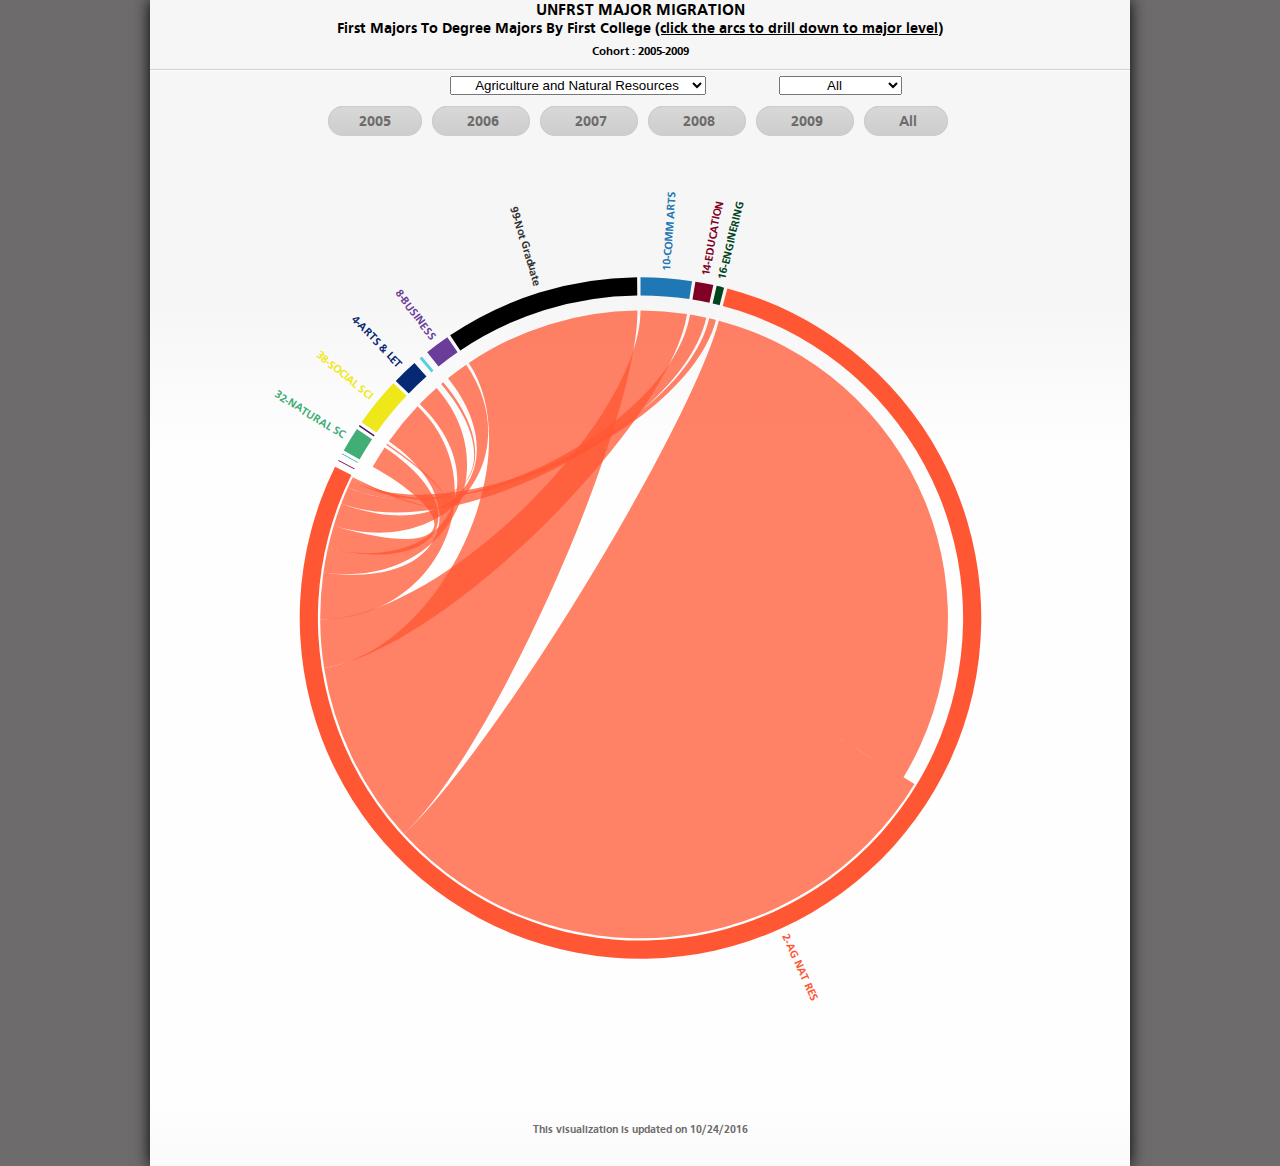
<file: index.html>
<!DOCTYPE html PUBLIC "-//W3C//DTD XHTML 1.0 Transitional//EN" "http://www.w3.org/TR/xhtml1/DTD/xhtml1-transitional.dtd">
    <html xmlns="http://www.w3.org/1999/xhtml">
<head>
  <meta charset=utf-8>
	<title>UNFRST Mjr Move</title>
	<meta name=description content="Undergraduate Major Movers: NSSC first declared major to degree major">
	<meta name=viewport content="width=device-width, initial-scale=1.0">
	<!--[if lt IE 9]><script src=/dashboards/majors/html5shiv-printshiv.js></script><![endif]-->

    <script src="./javascript.js"></script>
    <link rel="stylesheet" href="styles.css"/>
   

</head>
<body>
  
  <div id=container class="container">
   
   	<header role="banner">
        <h1 style="text-align:center">UNFRST Major Migration</h1><h2 style="text-align:center">First Majors To Degree Majors By First College <u>(click the arcs to drill down to major level)</u></h2><h3 style="text-align:center">Cohort : 2005-2009</h3>
		
		<!--<div class="lead-in">
		This visualization shows undergraduate students who changed their major in Fall semesters from 2010 to 2014.
		</div> -->
	<hr>
	</header>	
   
<div id="college">
    
<select id = "opts">

    <option value="data2" >Agriculture and Natural Resources</option> 
    
    <option value="data4" >Arts and Letters</option>
    <option value="data6" >Resdntl Arts and Humanities</option> 
    <option value="data8" >Business</option> 
    <option value="data10" >Communication Arts and Science</option>
    <option value="data14" >Education</option>
    <option value="data16" >Engineering</option>
    <option value="data20" >Human Ecology</option>
    <option value="data24" >James Madison</option>
     <option value="data28" >Lyman Briggs</option>
    <option value="data30" >Music</option>
    <option value="data32" >Natural Science</option>
    <option value="data33" >Nursing</option>
    <option value="data38" >Social Science</option>
    <option value="data43" >Assoc Prov Undergraduate Education</option>
     <option value="data46" >Veterinary Medicine</option>

  <!-- and so on... -->   
  </select>   
      </div>
      


   


 

      
      
      
<!--script>
function setActiveStyleSheet(delay) {
var myElement = document.querySelector("#circle");
myElement.style.opacity = 0.25;
}
</script>
<div onClick="setActiveStyleSheet(80)">test</div
-->


	<div id="message" class="wrap">
		<main role="main">
		<nav role=navigation>
		<div id="timeline"></div>
		</nav>		
		<div id="chart"></div>
		</main>
	</div>
  <div id="diagram" ></div>

   
      
<script>
    
 
    
    function graphic (data) {
      var datafile = 'testjsonfile/newtest/'+data+ '.json';
        
      var aLittleBit = Math.PI / 100000;
        
        
 d3.json(datafile, function(data) {
      var now = "All";
      var labelCustom = " ";
      var chart = Globalmigration.chart(data, {
        element: '#diagram',
        now: "All",
        animationDuration: 700,
        margin: 100,
        arcPadding: 0.01,
	maxRegionsOpen: 10,
        layout: {
          threshold: 1,
          labelThreshold: 5,
		  colors: '1f78b4 800026 00441b FF5733 33a02c 750657 e31a1c 00a592 41ae76 461160 EEE81B 062975 80cdc1 5ACFDD e7298a 6a3d9a  a59200   062975'.split(' ').map(function(c) { return '#' + c; })
        }
      });
     Globalmigration.timeline(chart, {
        now: "All",
        element: '#timeline',
	   labelCustom: labelCustom
      }); 
      chart.draw(now);
     });
    };
    
    
   (function() {
      var datafile = 'testjsonfile/newtest/data2All.json';
        
      var aLittleBit = Math.PI / 100000;
 d3.json(datafile, function(data) {
      var now = "All";
      var labelCustom = " ";
      var chart = Globalmigration.chart(data, {
        element: '#diagram',
        now: now,
        animationDuration: 700,
        margin: 100,
        arcPadding: 0.01,
	maxRegionsOpen: 10,
        layout: {
          threshold: 1,
          labelThreshold: 5,
		  colors: '1f78b4 800026 00441b FF5733 33a02c 750657 e31a1c 00a592 41ae76 461160 EEE81B 062975 80cdc1 5ACFDD e7298a 6a3d9a  a59200    062975'.split(' ').map(function(c) { return '#' + c; })
        }
      });
     Globalmigration.timeline(chart, {
        now: now,
        element: '#timeline',
	labelCustom: labelCustom
      }); 
      chart.draw(now);
     });
    })();
    
          //race dropdown
 var race = ["All","White","Black", "Hispanic", "International", "Asian_Hawaii_PI", "Others"];
   
     
    var raceselect = d3.select('#college').append('select').attr("id","race")
                    .on('change', function(){
                         var newData1 = d3.select(this).property('value');
                           graphic('data2'+newData1);
                    });
    
     var option= raceselect.selectAll("option").data(race);
        option.enter().append('option').property("selected", function(d){return d==="All";})
            .text(function (d) { return d; });
       
    
    
 d3.select('#opts')
  .on('change', function() {
        var newData = d3.select(this).property('value');
       graphic(newData+'All');
        
       option.property("selected", function(d){return d==="All";})
           .text(function (d) { return d; });
        option.exit().remove();
    
   
        d3.select('#race').on('change',function(){
            var a  = d3.select(this).property('value');
           graphic(newData+a);
     })
        
     
});

 
       
   


	</script>
	<footer role="contentinfo">

 		<div class="license">
           
		This visualization is updated on 10/24/2016
		</div>
		
	</footer>

</body>
</html>
</file>
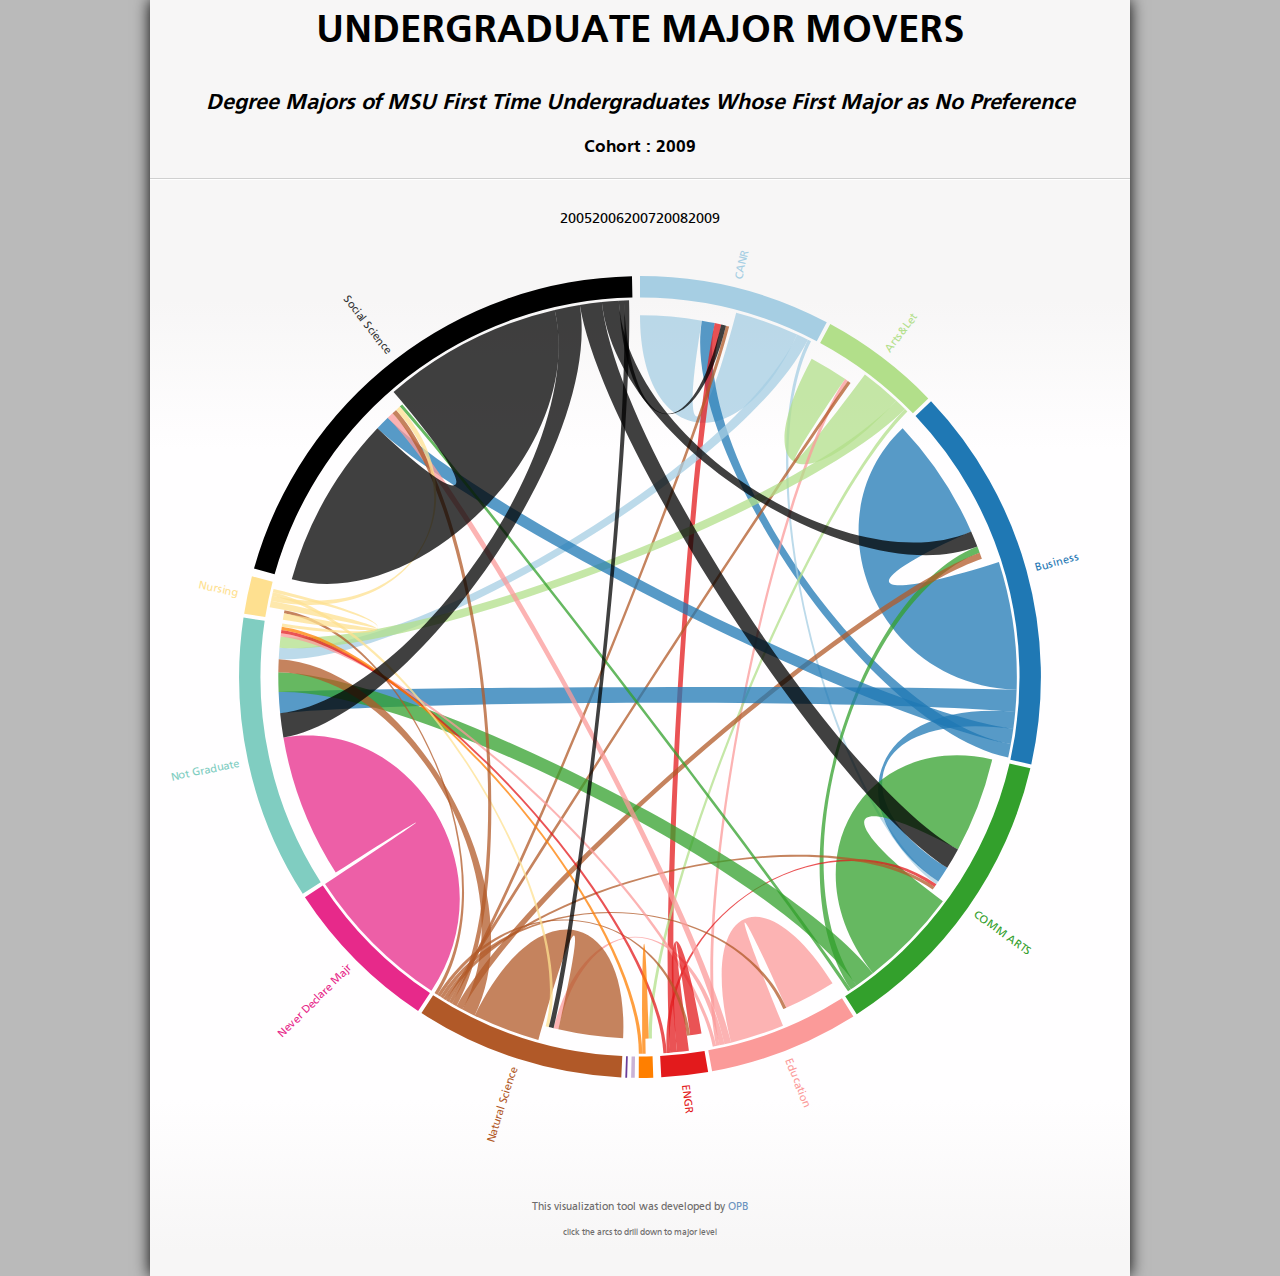
<file: test.html>
<!DOCTYPE html>
<html lang=en>
<head>
  <meta charset=utf-8>
	<title>MSU Major Movers</title>
	<meta name=description content="Undergraduate Major Movers: NSSC First Declared Major vs. Degree Major">
	<meta name=viewport content="width=device-width, initial-scale=1.0">
	<!--[if lt IE 9]><script src=/dashboards/majors/html5shiv-printshiv.js></script><![endif]-->
  <script src="./javascript.js"></script>
  
<style>
@font-face {
    font-family: "CartoGothic";
    font-style: normal;
    font-weight: normal;
    src: url("./fonts/CartoGothicStd-Book-webfont.eot") format("embedded-opentype"), url("./fonts/CartoGothicStd-Book-webfont.woff") format("woff"), url("./fonts/CartoGothicStd-Book-webfont.ttf") format("truetype"), url("./fonts/CartoGothicStd-Book-webfont.svg") format("svg");
}
@font-face {
    font-family: "CartoGothic";
    font-style: normal;
    font-weight: bold;
    src: url("./fonts/CartoGothicStd-Bold-webfont.eot") format("embedded-opentype"), url("./fonts/CartoGothicStd-Bold-webfont.woff") format("woff"), url("./fonts/CartoGothicStd-Bold-webfont.ttf") format("truetype"), url("./fonts/CartoGothicStd-Bold-webfont.svg") format("svg");
}

body {
  font: 15px/1.8em 'CartoGothic', Arial, sans-serif;
  width: 100%;
  margin: 0;
  background-color: #bababa;
  color: #000000;
  line-height: 1.7em
}

img {
  max-width: 100%;
}

.social-wrap {
  position: relative;
  margin: 0 0 auto auto;
}

.social {
  position: absolute;
  top: 0;
  right: 0;
  background-color: #bababa;
  padding: 20px;
}

.social div {
  display: inline-block;
}
.fb-like {
  top: -9px;
  margin-right: 35px;
}

a, a:visited, a:hover, a:focus, a:link {
  color: #6A93BF;
  text-decoration: none;
}

a:hover {
  text-decoration: underline;
}

.container {
  margin: 0 auto;
  min-width: 500px;
  max-width: 980px;
  background-color: #bababa;
  -moz-box-shadow: 0 0 15px #000;
  -webkit-box-shadow: 0 0 15px #000;
  box-shadow: 0 0 15px #000;

  overflow: hidden;

  background-image: -webkit-linear-gradient(top, #F7F6F6 0px, #F7F6F6 300px, #FFFEFF 450px, #FFFEFF 1100px, #F7F6F6 1250px, #F7F6F6 100%);
  background-image:    -moz-linear-gradient(top, #F7F6F6 0px, #F7F6F6 300px, #FFFEFF 450px, #FFFEFF 1100px, #F7F6F6 1250px, #F7F6F6 100%);
  background-image:     -ms-linear-gradient(top, #F7F6F6 0px, #F7F6F6 300px, #FFFEFF 450px, #FFFEFF 1100px, #F7F6F6 1250px, #F7F6F6 100%);
  background-image:      -o-linear-gradient(top, #F7F6F6 0px, #F7F6F6 300px, #FFFEFF 450px, #FFFEFF 1100px, #F7F6F6 1250px, #F7F6F6 100%);

  background-image:   linear-gradient(to bottom, #F7F6F6 0px, #F7F6F6 300px, #FFFEFF 450px, #FFFEFF 1100px, #F7F6F6 1250px, #F7F6F6 100%);
}

header, footer {
  margin: 0;
}
header {
  padding: 10px 0px 0px 0px;
}
footer {
  padding: 0 30px 0 30px;
}

h1 {
  font-family: 'CartoGothic', Arial, sans-serif;
  font-weight: bold;
  font-size: 40px;
  line-height: 2.3ex;
  text-transform: uppercase;
  margin: 0 0 35px 0;
}

.badge {
  float: right;
  margin: -14px 20px 20px 20px;
}

.lead-in {
  font-size: 22px;
  line-height: 1.3em;
  font-weight: normal;
  color: #6D6B6B;
  width: 75%;
  margin: 0 0 30px 0;
  max-width: 32em;
}

.credits {
  font-size: 13px;
  line-height: 1.6em;
  color: #6D6B6B;
  margin: 0 0 40px 0;
}

hr {
  background:url([data-uri]) repeat-x top left;
  height:2px;
  border:none !important;
}

#timeline {
  margin: 15px auto;
  text-align: center;
  position: absolute;
  top: 5px;
  left: 0;
  right: 0;
}
main {
  position: relative;
}

.year label {
  font-size: 15px;
  font-weight: normal;
  border: 1px solid #CDCDCD;
  color: #6D6B6B;
  background-color: #D8D8D8;
  padding: 8px 30px 5px 30px;
  margin: 0 5px;
  cursor: pointer;
  background-image: -webkit-linear-gradient(top, #D8D8D8, #CDCDCD);
  background-image:    -moz-linear-gradient(top, #D8D8D8, #CDCDCD);
  background-image:     -ms-linear-gradient(top, #D8D8D8, #CDCDCD);
  background-image:      -o-linear-gradient(top, #D8D8D8, #CDCDCD);
  background-image:   linear-gradient(to bottom, #D8D8D8, #CDCDCD);
  border-radius: 15px;
}

.year input {
  display: none;
}
.year input[checked] + label {
  color: #D9E3EF;
  background-color: #6F99C6;
  background-image: -webkit-linear-gradient(top, #6F99C6, #668DB7);
  background-image:    -moz-linear-gradient(top, #6F99C6, #668DB7);
  background-image:     -ms-linear-gradient(top, #6F99C6, #668DB7);
  background-image:      -o-linear-gradient(top, #6F99C6, #668DB7);
  background-image:   linear-gradient(to bottom, #6F99C6, #668DB7);
  border: 1px solid #4686C4;
}

.year label:hover {
  background-image: -webkit-linear-gradient(top, #CDCDCD, #D8D8D8);
  background-image:    -moz-linear-gradient(top, #CDCDCD, #D8D8D8);
  background-image:     -ms-linear-gradient(top, #CDCDCD, #D8D8D8);
  background-image:      -o-linear-gradient(top, #CDCDCD, #D8D8D8);
  background-image:   linear-gradient(to bottom, #CDCDCD, #D8D8D8);
}

.year input[checked] + label:hover {
  color: #D9E3EF;
  background-color: #6F99C6;
  background-image: -webkit-linear-gradient(top, #6F99C6, #6F99C6);
  background-image:    -moz-linear-gradient(top, #6F99C6, #6F99C6);
  background-image:     -ms-linear-gradient(top, #6F99C6, #6F99C6);
  background-image:      -o-linear-gradient(top, #6F99C6, #6F99C6);
  background-image:   linear-gradient(to bottom, #6F99C6, #6F99C6);
  border: 1px solid #4686C4;
}


#diagram {
  text-align: center;
}

.clear {
  clear: both;
}

.column-wrap-3 {
  padding: 0;
  margin: 0;
  width: 100%;
}

.column-wrap-3 .column {
  float: left;
  width: 32%;
  padding-right: 1%;
}

.column-wrap-2 {
  padding: 0;
  margin: 0;
  width: 100%;
  background-color: #E8EFF7;
  border: 1px solid #D9E3EF;
}

.column-wrap-2 .column {
  float: left;
  width: 48%;
  padding-right: 1%;
}

.column-item {
  padding: 35px;
}

.column .column-item p {
  font-size: 15px;
  line-height: 1.6em;
}

.center {
  text-align: center;
}

.left {
  float: left;
}

a.button {
  display: inline-block;
  text-align: center;
  font-size: 13px;
  font-weight: normal;
  border: 1px solid #F7F6F6;
  color: #6D6B6B;
  background-color: ##CCD4DD;
  padding: 3px 25px 1px 25px;
  margin: 0 auto;
  cursor: pointer;
  background-image: -webkit-linear-gradient(top, #CCD4DD, #BCC3CC);
  background-image:    -moz-linear-gradient(top, #CCD4DD, #BCC3CC);
  background-image:     -ms-linear-gradient(top, #CCD4DD, #BCC3CC);
  background-image:      -o-linear-gradient(top, #CCD4DD, #BCC3CC);
  background-image:   linear-gradient(to bottom, #CCD4DD, #BCC3CC);
  border-radius: 15px;
}

a.button:hover {
  background-image: -webkit-linear-gradient(top, #BCC3CC, #CCD4DD);
  background-image:    -moz-linear-gradient(top, #BCC3CC, #CCD4DD);
  background-image:     -ms-linear-gradient(top, #BCC3CC, #CCD4DD);
  background-image:      -o-linear-gradient(top, #BCC3CC, #CCD4DD);
  background-image:   linear-gradient(to bottom, #BCC3CC, #CCD4DD);
  text-decoration: none;
}


.column h2 {
  text-transform: uppercase;
  font-weight: bold;
  text-align: center;
  font-size: 18px;
  margin: 0 0 10px 0;
}

.column p {
  font-size: 13px;
  margin: 6px 0 10px 0;
  line-height: 1.6em;
  color: #6D6B6B;
}

.column h3 {
  font-size: 15px;
  font-weight: bold;
  margin-bottom: 5px;
}

.license {
  color: #6D6B6B;
  text-align: center;
  font-size: 11px;
  margin: 18px 0 30px 0;
}

.license a img {
  opacity: 0.3;
  vertical-align: middle;
}

.license a:hover img {
  opacity: 1.0;
}

svg {
  font-size: 12px;
  max-width: 100%;
  vector-effect: non-scaling-stroke;
}
.info, .label {
  pointer-events: none;
}
.info text {
  fill: white;
}

#circle circle {
  fill: none;
  pointer-events: all;
}
text {
  cursor: default;
  fill: #333;
}
.group-arc + text {
  -webkit-transition: opacity 0.75;
  -moz-transition: opacity 0.75;
  -o-transition: opacity 0.75;
  transition: opacity 0.75;
 
}
.group-arc.animate + text {
  opacity: 0;

}
#circle path {
  -webkit-transition: opacity 0.75;
  -moz-transition: opacity 0.75;
  -o-transition: opacity 0.75;
  transition: opacity 0.75;
}
#circle:hover path.fade,
#circle path.unselected {
  opacity: 0.02;
  pointer-events: none;
}
text.fade {
  opacity: 0;
}
.group-arc {
  cursor: pointer;
}
text.region {
  font-family: 'CartoGothic', Arial, sans-serif;
  font-size: 13px;
  
}
.chord {
  opacity: 0.75;
}
.chord:hover {
  opacity: 1;
}

@media print {
    * {
        color:#000 !important;
        box-shadow:none !important;
        text-shadow:none !important;
		background:transparent !important;
    }
	html { background-color:#bababa; }
	/* Hide navigation */
	nav { display:none; }

	/* Show link destinations in brackets after the link text */
	a[href]:after { content: " (" attr(href) ") "; }
	a[href] {
		font-weight:bold;
		text-decoration:underline;
		color:#06c;
		border:none;
	}
	/* Don't show link destinations for JavaScript or internal links */ 
	a[href^="javascript:"]:after, a[href^="#"]:after { content:""; }
	
	/* Show abbr title value in brackets after the text */
	abbr[title]:after { content: " (" attr(title) ")"; }

	figure { 
		margin-bottom:1em; 
		overflow:hidden;
	}

	figure img { border:1px solid #000; }
}

</style>

</head>
<body>
  <div id=container class="container">
  
   	<header role="banner">
  		<h1 style="text-align:center">Undergraduate Major Movers</h1><h2 style="text-align:center"><i>Degree Majors of MSU First Time Undergraduates Whose First Major as No Preference</i></h2><h3 style="text-align:center">Cohort : 2009</h3>
		
		<!--<div class="lead-in">
		This visualization shows undergraduate students who changed their major in Fall semesters from 2010 to 2014.
		</div> -->
	<hr>
	</header>	




<!--script>
function setActiveStyleSheet(delay) {
var myElement = document.querySelector("#circle");
myElement.style.opacity = 0.25;
}
</script>
<div onClick="setActiveStyleSheet(80)">test</div
-->


	<div class="wrap">
		<main role="main">
		<nav role=navigation>
		<div id="timeline"></div>
		</nav>		
		<div id="chart"></div>
		</main>
	</div>
  <div id="diagram"></div>


  <script>

    (function() {
      var datafile = 'json/data.json';
      var aLittleBit = Math.PI / 100000;

 d3.json(datafile, function(data) {
      var now = "2009";
      var labelCustom = "";

      var chart = Globalmigration.chart(data, {
        element: '#diagram',
        now: now,
        animationDuration: 700,
        margin: 100,
        arcPadding: 0.01,
	maxRegionsOpen: 10,
        layout: {
          threshold: 1,
          labelThreshold: 10,
		  colors: 'a6cee3 b2df8a 1f78b4 33a02c fb9a99 e31a1c fdbf6f ff7f00 cab2d6 6a3d9a b15928 e7298a 80cdc1 fee090  '.split(' ').map(function(c) { return '#' + c; })
        }
      });

     Globalmigration.timeline(chart, {
        now: now,
        element: '#timeline',
	labelCustom: labelCustom
      }); 

      chart.draw(now);
     });
    })();
      


	</script>
	<footer role="contentinfo">

 		<div class="license">
		This visualization tool was developed by  <a href="https://opb.msu.edu/">OPB</a> <br>
		<small>click the arcs to drill down to major level</small>
		</div>
		
	</footer>

</body>
</html>
</file>
<file: styles.css>
<style>
@font-face {
    font-family: "CartoGothic";
    font-style: normal;
    font-weight: normal;
    src: url("./fonts/CartoGothicStd-Book-webfont.eot") format("embedded-opentype"), url("./fonts/CartoGothicStd-Book-webfont.woff") format("woff"), url("./fonts/CartoGothicStd-Book-webfont.ttf") format("truetype"), url("./fonts/CartoGothicStd-Book-webfont.svg") format("svg");
}
@font-face {
    font-family: "CartoGothic";
    font-style: normal;
    font-weight: bold;
    src: url("./fonts/CartoGothicStd-Bold-webfont.eot") format("embedded-opentype"), url("./fonts/CartoGothicStd-Bold-webfont.woff") format("woff"), url("./fonts/CartoGothicStd-Bold-webfont.ttf") format("truetype"), url("./fonts/CartoGothicStd-Bold-webfont.svg") format("svg");
}

body {
  font: 10px/1.6em 'CartoGothic', Arial, sans-serif;
  width: 100%;
  margin: 0;
  background-color: #6D6B6B;
  color: #000000;
  line-height: 1.0em
}

img {
  max-width: 100%;
}

.social-wrap {
  position: relative;
  margin: 0 0 auto auto;
}

.social {
  position: absolute;
  top: 0;
  right: 0;
  background-color: none;
  padding: 20px;
}

.social div {
  display: inline-block;
}
.fb-like {
  top: -9px;
  margin-right: 35px;
}

a, a:visited, a:hover, a:focus, a:link {
  color: #6A93BF;
  text-decoration: none;
}

a:hover {
  text-decoration: underline;
}

.container {
  margin: 0 auto;
  min-width: 500px;
  max-width: 980px;
  
  background-color: #FFFEFF;
  -moz-box-shadow: 0 0 15px #000;
  -webkit-box-shadow: 0 0 15px #000;
  box-shadow: 0 0 15px #000;

  overflow: hidden;

  background-image: -webkit-linear-gradient(top, #F7F6F6 0px, #F7F6F6 300px, #FFFEFF 450px, #FFFEFF 1100px, #F7F6F6 1250px, #F7F6F6 100%);
  background-image:    -moz-linear-gradient(top, #F7F6F6 0px, #F7F6F6 300px, #FFFEFF 450px, #FFFEFF 1100px, #F7F6F6 1250px, #F7F6F6 100%);
  background-image:     -ms-linear-gradient(top, #F7F6F6 0px, #F7F6F6 300px, #FFFEFF 450px, #FFFEFF 1100px, #F7F6F6 1250px, #F7F6F6 100%);
  background-image:      -o-linear-gradient(top, #F7F6F6 0px, #F7F6F6 300px, #FFFEFF 450px, #FFFEFF 1100px, #F7F6F6 1250px, #F7F6F6 100%);

  background-image:   linear-gradient(to bottom, #F7F6F6 0px, #F7F6F6 300px, #FFFEFF 450px, #FFFEFF 1100px, #F7F6F6 1250px, #F7F6F6 100%);
}

header, footer {
  margin: 0;
}
header {
  padding: 10px 0px 0px 0px;
}
footer {
  padding: 0 10px 0 10px;
}

h1 {
  font-family: 'CartoGothic', Arial, sans-serif;
  font-weight: bold;
  font-size: 16px;
  line-height: .3ex;
  text-transform: uppercase;
  margin: 0 0 5px 0;
}

.badge {
  float: right;
  margin: -14px 20px 20px 20px;
}

.lead-in {
  font-size: 22px;
  line-height: 1.3em;
  font-weight: normal;
  color: #6D6B6B;
  width: 75%;
  margin: 0 0 30px 0;
  max-width: 32em;
}

.credits {
  font-size: 13px;
  line-height: 1.6em;
  color: #6D6B6B;
  margin: 0 0 40px 0;
}

hr {
  background:url([data-uri]) repeat-x top left;
  height:2px;
  border:none !important;
}

#timeline {
  margin: 5px auto;
  text-align: center;
  font-size : 15px;
    color: #6D6B6B;
  padding: 8px 30px 5px 5px;
  position: relative;
  top: 10px;
  left: 10px;
  right: 10px;

}
main {
  position: relative;
}

.year {
  font-size: 15px;
  font-weight: normal;
  border: 1px solid #CDCDCD;
  color: #6D6B6B;
  background-color: #D8D8D8;
  padding: 8px 30px 5px 30px;
  margin: 0 5px;
  cursor: pointer;
  background-image: -webkit-linear-gradient(top, #D8D8D8, #CDCDCD);
  background-image:    -moz-linear-gradient(top, #D8D8D8, #CDCDCD);
  background-image:     -ms-linear-gradient(top, #D8D8D8, #CDCDCD);
  background-image:      -o-linear-gradient(top, #D8D8D8, #CDCDCD);
  background-image:   linear-gradient(to bottom, #D8D8D8, #CDCDCD);
    border-radius: 15px;
 overflow: visible;
}

.year input {
  display: none;
}
.year [checked] {
  color: #D9E3EF;
  background-color: #6F99C6;
  background-image: -webkit-linear-gradient(top, #6F99C6, #668DB7);
  background-image:    -moz-linear-gradient(top, #6F99C6, #668DB7);
  background-image:     -ms-linear-gradient(top, #6F99C6, #668DB7);
  background-image:      -o-linear-gradient(top, #6F99C6, #668DB7);
  background-image:   linear-gradient(to bottom, #6F99C6, #668DB7);
  border: 1px solid #4686C4;
}

.year :hover {
  background-image: -webkit-linear-gradient(top, #CDCDCD, #D8D8D8);
  background-image:    -moz-linear-gradient(top, #CDCDCD, #D8D8D8);
  background-image:     -ms-linear-gradient(top, #CDCDCD, #D8D8D8);
  background-image:      -o-linear-gradient(top, #CDCDCD, #D8D8D8);
  background-image:   linear-gradient(to bottom, #CDCDCD, #D8D8D8);
}

.year [checked] :hover {
  color: #D9E3EF;
  background-color: #6F99C6;
  background-image: -webkit-linear-gradient(top, #6F99C6, #6F99C6);
  background-image:    -moz-linear-gradient(top, #6F99C6, #6F99C6);
  background-image:     -ms-linear-gradient(top, #6F99C6, #6F99C6);
  background-image:      -o-linear-gradient(top, #6F99C6, #6F99C6);
  background-image:   linear-gradient(to bottom, #6F99C6, #6F99C6);
  border: 1px solid #4686C4;
}

#college{
    text-align: :center;
}

#diagram {
  text-align: center;
}
#opts {
  text-align: center;
    padding-left: 10px;
    position: relative;
    left: 300px;
}
#race {
  text-align: center;
    position: relative;
   
    left : 370px;
   
}
.clear {
  clear: both;
}

.column-wrap-3 {
  padding: 0;
  margin: 0;
  width: 100%;
}

.column-wrap-3 .column {
  float: left;
  width: 32%;
  padding-right: 1%;
}

.column-wrap-2 {
  padding: 0;
  margin: 0;
  width: 100%;
  background-color: #E8EFF7;
  border: 1px solid #D9E3EF;
}

.column-wrap-2 .column {
  float: left;
  width: 48%;
  padding-right: 1%;
}

.column-item {
  padding: 35px;
}

.column .column-item p {
  font-size: 15px;
  line-height: 1.6em;
}

.center {
  text-align: center;
}

.left {
  float: left;
}

a.button {
  display: inline-block;
  text-align: center;
  font-size: 13px;
  font-weight: normal;
  border: 1px solid #F7F6F6;
  color: #6D6B6B;
  background-color: ##CCD4DD;
  padding: 3px 25px 1px 25px;
  margin: 0 auto;
  cursor: pointer;
  background-image: -webkit-linear-gradient(top, #CCD4DD, #BCC3CC);
  background-image:    -moz-linear-gradient(top, #CCD4DD, #BCC3CC);
  background-image:     -ms-linear-gradient(top, #CCD4DD, #BCC3CC);
  background-image:      -o-linear-gradient(top, #CCD4DD, #BCC3CC);
  background-image:   linear-gradient(to bottom, #CCD4DD, #BCC3CC);
  border-radius: 15px;
}

a.button:hover {
  background-image: -webkit-linear-gradient(top, #BCC3CC, #CCD4DD);
  background-image:    -moz-linear-gradient(top, #BCC3CC, #CCD4DD);
  background-image:     -ms-linear-gradient(top, #BCC3CC, #CCD4DD);
  background-image:      -o-linear-gradient(top, #BCC3CC, #CCD4DD);
  background-image:   linear-gradient(to bottom, #BCC3CC, #CCD4DD);
  text-decoration: none;
}


.column h2 {
  text-transform: uppercase;
  font-weight: bold;
  text-align: center;
  font-size: 18px;
  margin: 0 0 10px 0;
}

.column p {
  font-size: 13px;
  margin: 6px 0 10px 0;
  line-height: 1.6em;
  color: #6D6B6B;
}

.column h3 {
  font-size: 15px;
  font-weight: bold;
  margin-bottom: 5px;
}

.license {
  color: #6D6B6B;
  text-align: center;
  font-size: 11px;
  margin: 18px 0 30px 0;
}

.license a img {
  opacity: 0.3;
  vertical-align: middle;
}

.license a:hover img {
  opacity: 1.0;
}

svg {
  font-size: 12px;
  max-width: 85%;
  vector-effect: non-scaling-stroke;
}
.info, .label {
  pointer-events: none;
}
.info text {
  fill: white;
}

#circle circle {
  fill: none;
  pointer-events: all;
}
text {
  cursor: default;
  fill: #333;
}
.group-arc + text {
  -webkit-transition: opacity 0.4s;
  -moz-transition: opacity 0.4s;
  -o-transition: opacity 0.4s;
  transition: opacity 0.4s;
}
.group-arc.animate + text {
  opacity: 0;
}
#circle path {
  -webkit-transition: opacity 0.4s;
  -moz-transition: opacity 0.4s;
  -o-transition: opacity 0.4s;
  transition: opacity 0.4s;
}
#circle:hover path.fade,
#circle path.unselected {
  opacity: 0.05;
  pointer-events: none;
}
text.fade {
  opacity: 0;
}
.group-arc {
  cursor: pointer;
}
text.region {
  font-family: 'CartoGothic', Arial, sans-serif;
  font-size: 15px;
    padding-bottom: 50px;
}

.chord {
  opacity: 0.75;
}
.chord:hover {
  opacity: 1;
}

@media print {
    * {
        color:#000 !important;
        box-shadow:none !important;
        text-shadow:none !important;
		background:transparent !important;
    }
	html { background-color:#fff; }
	/* Hide navigation */
	nav { display:none; }

	/* Show link destinations in brackets after the link text */
	a[href]:after { content: " (" attr(href) ") "; }
	a[href] {
		font-weight:bold;
		text-decoration:underline;
		color:#06c;
		border:none;
	}
	/* Don't show link destinations for JavaScript or internal links */ 
	a[href^="javascript:"]:after, a[href^="#"]:after { content:""; }
	
	/* Show abbr title value in brackets after the text */
	abbr[title]:after { content: " (" attr(title) ")"; }

	figure { 
		margin-bottom:1em; 
		overflow:hidden;
	}

	figure img { border:1px solid #000; }
}

</style>
</file>
